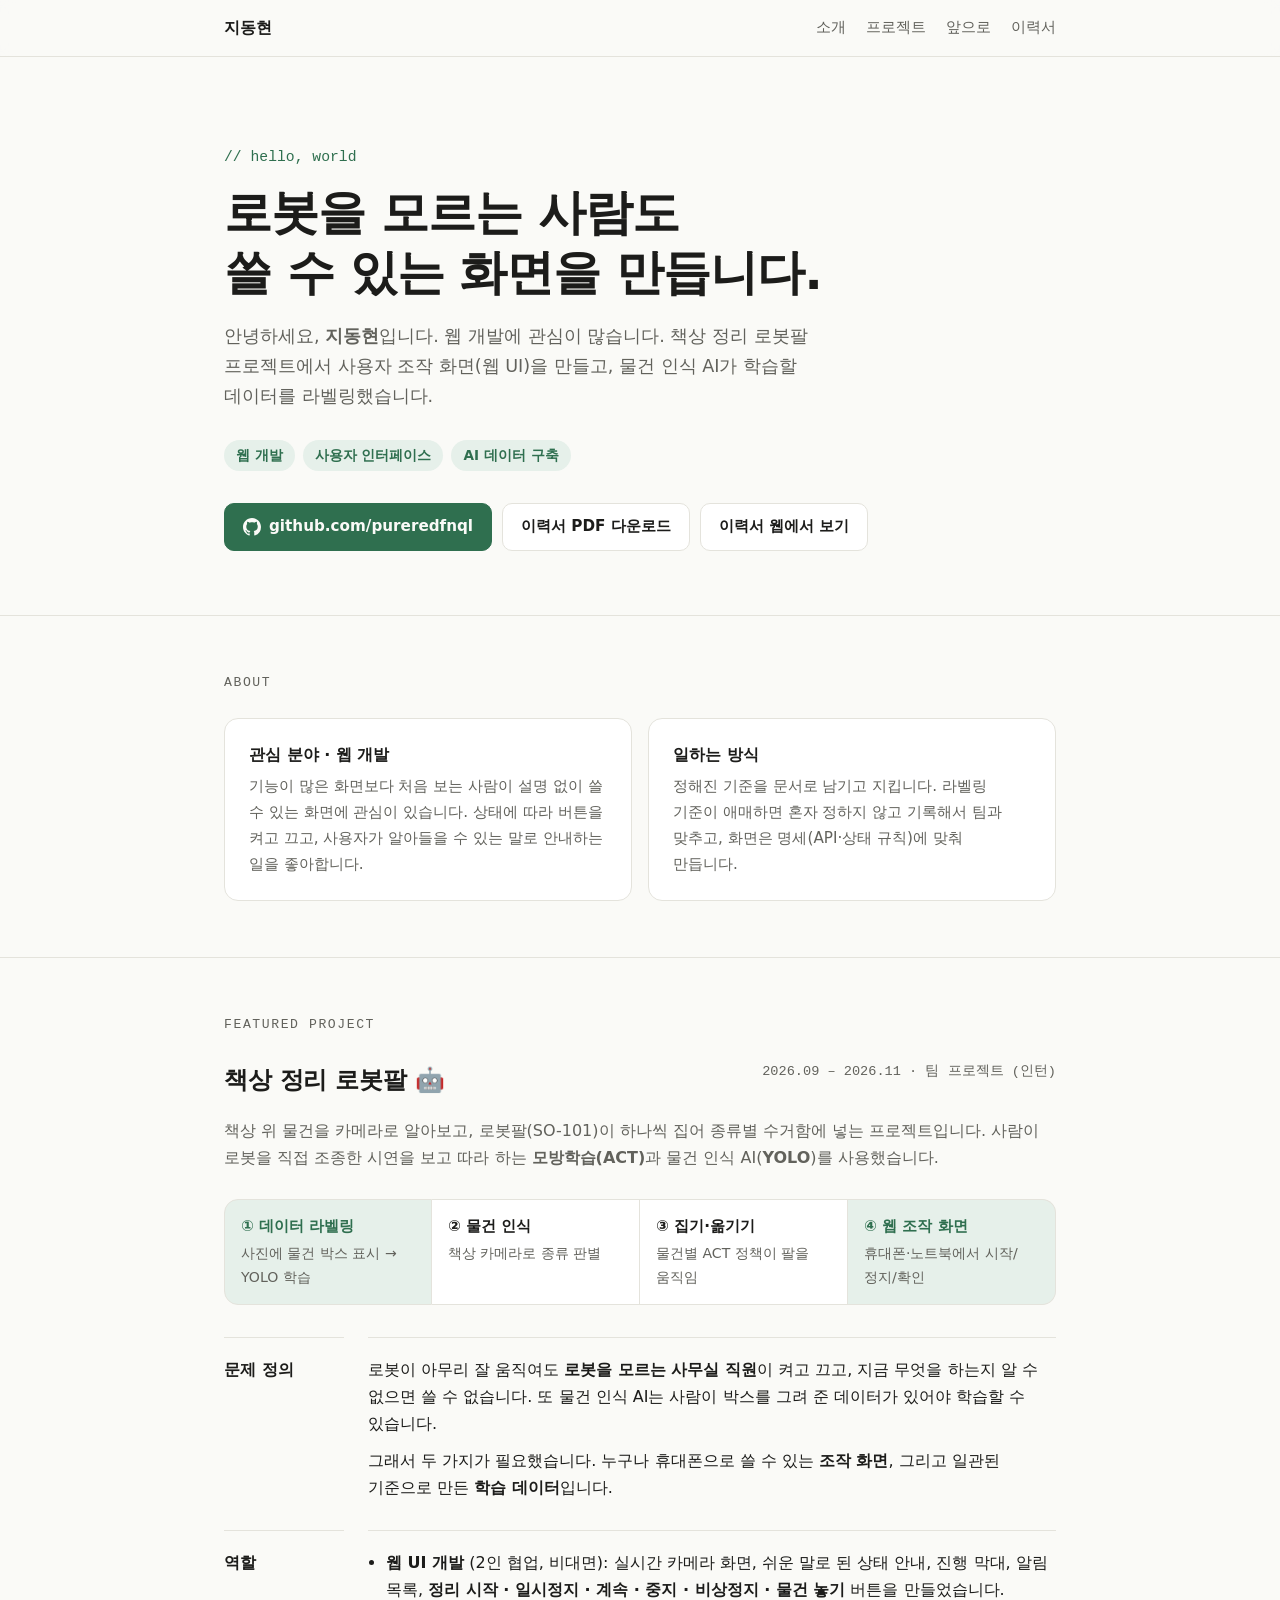
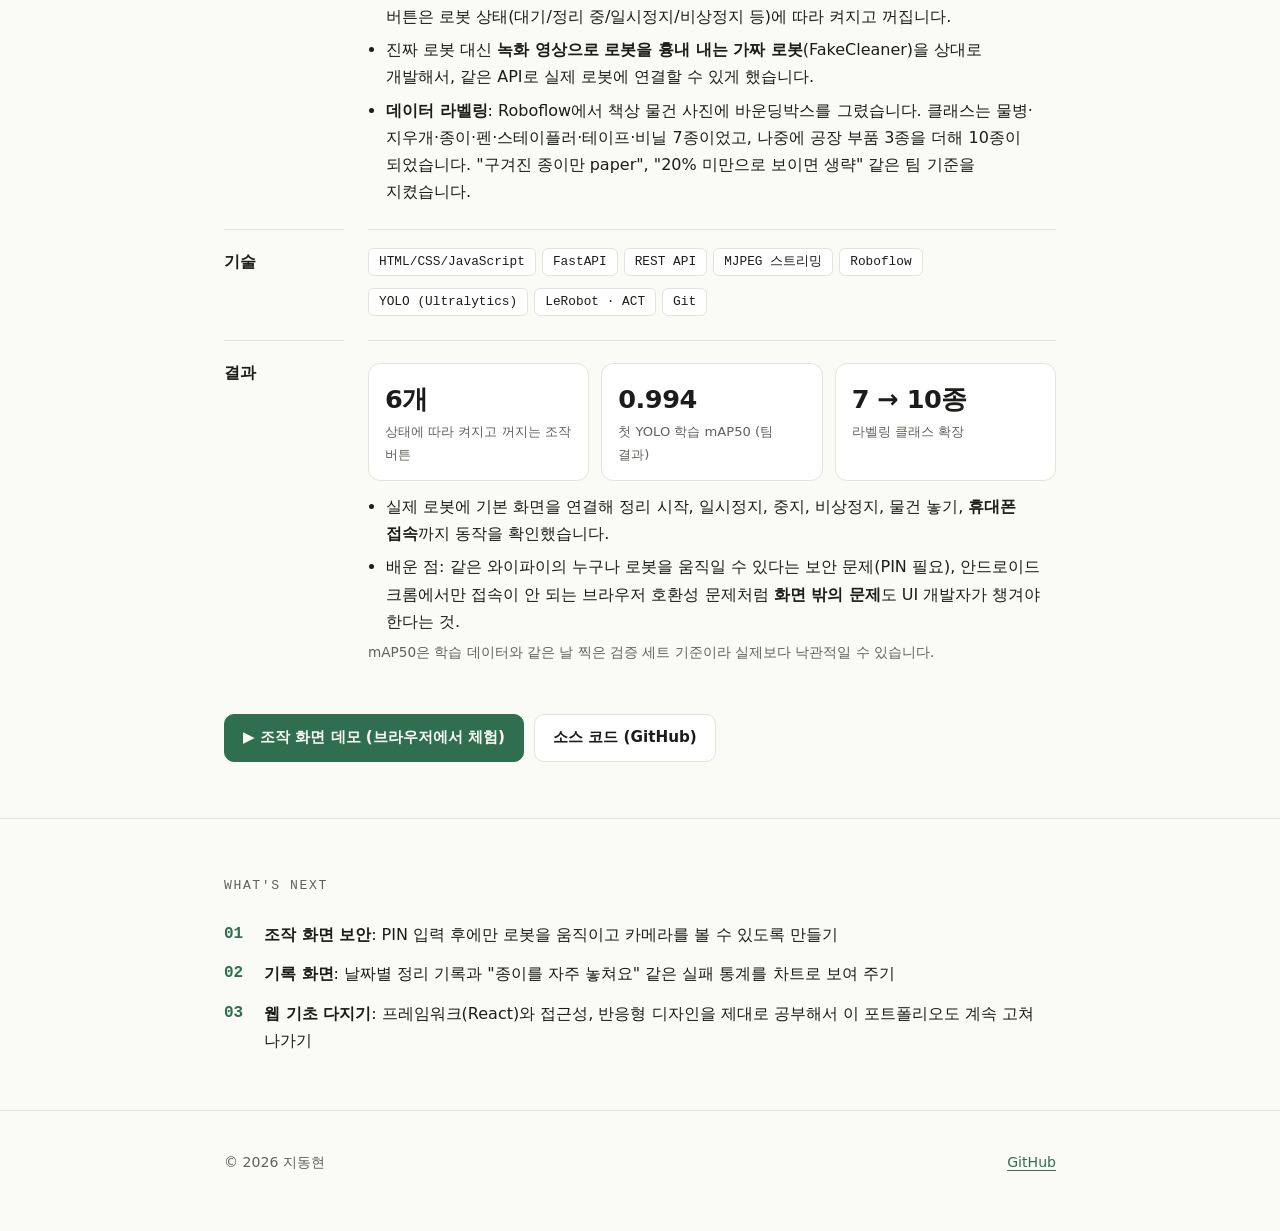
<file: index.html>
<!doctype html>
<html lang="ko">
<head>
  <meta charset="utf-8">
  <meta name="viewport" content="width=device-width, initial-scale=1">
  <title>지동현 · 포트폴리오</title>
  <meta name="description" content="웹 개발에 관심 있는 지동현의 포트폴리오. 책상 정리 로봇팔 프로젝트에서 웹 조작 화면과 데이터 라벨링을 맡았습니다.">
  <link rel="icon" href="data:image/svg+xml,<svg xmlns='http://www.w3.org/2000/svg' viewBox='0 0 32 32'><rect width='32' height='32' rx='8' fill='%232f6f4f'/><text x='16' y='22' font-size='16' text-anchor='middle' fill='white' font-family='sans-serif' font-weight='700'>지</text></svg>">
  <link rel="stylesheet" href="style.css">
</head>
<body>
  <nav>
    <div class="wrap">
      <a class="logo" href="#">지동현</a>
      <ul>
        <li><a href="#about">소개</a></li>
        <li><a href="#project">프로젝트</a></li>
        <li class="hide-sm"><a href="#next">앞으로</a></li>
        <li><a href="resume.html">이력서</a></li>
      </ul>
    </div>
  </nav>

  <header class="hero">
    <div class="wrap">
      <p class="hello">// hello, world</p>
      <h1>로봇을 모르는 사람도<br>쓸 수 있는 화면을 만듭니다.</h1>
      <p class="lead">
        안녕하세요, <strong>지동현</strong>입니다. 웹 개발에 관심이 많습니다.
        책상 정리 로봇팔 프로젝트에서 사용자 조작 화면(웹 UI)을 만들고,
        물건 인식 AI가 학습할 데이터를 라벨링했습니다.
      </p>
      <ul class="chips">
        <li class="chip">웹 개발</li>
        <li class="chip">사용자 인터페이스</li>
        <li class="chip">AI 데이터 구축</li>
      </ul>
      <div class="btns">
        <a class="btn primary" href="https://github.com/pureredfnql" target="_blank" rel="noopener">
          <svg viewBox="0 0 16 16" fill="currentColor" aria-hidden="true"><path d="M8 0C3.58 0 0 3.58 0 8c0 3.54 2.29 6.53 5.47 7.59.4.07.55-.17.55-.38 0-.19-.01-.82-.01-1.49-2.01.37-2.53-.49-2.69-.94-.09-.23-.48-.94-.82-1.13-.28-.15-.68-.52-.01-.53.63-.01 1.08.58 1.23.82.72 1.21 1.87.87 2.33.66.07-.52.28-.87.51-1.07-1.78-.2-3.64-.89-3.64-3.95 0-.87.31-1.59.82-2.15-.08-.2-.36-1.02.08-2.12 0 0 .67-.21 2.2.82.64-.18 1.32-.27 2-.27.68 0 1.36.09 2 .27 1.53-1.04 2.2-.82 2.2-.82.44 1.1.16 1.92.08 2.12.51.56.82 1.27.82 2.15 0 3.07-1.87 3.75-3.65 3.95.29.25.54.73.54 1.48 0 1.07-.01 1.93-.01 2.2 0 .21.15.46.55.38A8.013 8.013 0 0016 8c0-4.42-3.58-8-8-8z"/></svg>
          github.com/pureredfnql
        </a>
        <a class="btn" href="resume.pdf" download="지동현_이력서.pdf">이력서 PDF 다운로드</a>
        <a class="btn" href="resume.html">이력서 웹에서 보기</a>
      </div>
    </div>
  </header>

  <main>
    <section id="about">
      <div class="wrap">
        <h2>About</h2>
        <div class="about-grid">
          <div class="card">
            <h4>관심 분야 · 웹 개발</h4>
            <p>기능이 많은 화면보다 처음 보는 사람이 설명 없이 쓸 수 있는 화면에 관심이 있습니다. 상태에 따라 버튼을 켜고 끄고, 사용자가 알아들을 수 있는 말로 안내하는 일을 좋아합니다.</p>
          </div>
          <div class="card">
            <h4>일하는 방식</h4>
            <p>정해진 기준을 문서로 남기고 지킵니다. 라벨링 기준이 애매하면 혼자 정하지 않고 기록해서 팀과 맞추고, 화면은 명세(API·상태 규칙)에 맞춰 만듭니다.</p>
          </div>
        </div>
      </div>
    </section>

    <section id="project" class="project">
      <div class="wrap">
        <h2>Featured Project</h2>
        <div class="project-head">
          <h3>책상 정리 로봇팔 🤖</h3>
          <span class="period">2026.09 – 2026.11 · 팀 프로젝트 (인턴)</span>
        </div>
        <p class="summary">
          책상 위 물건을 카메라로 알아보고, 로봇팔(SO-101)이 하나씩 집어 종류별 수거함에 넣는 프로젝트입니다.
          사람이 로봇을 직접 조종한 시연을 보고 따라 하는 <b>모방학습(ACT)</b>과 물건 인식 AI(<b>YOLO</b>)를 사용했습니다.
        </p>

        <div class="pipeline" aria-label="정리 한 번의 흐름">
          <div class="step mine"><b>① 데이터 라벨링</b><span>사진에 물건 박스 표시 → YOLO 학습</span></div>
          <div class="step"><b>② 물건 인식</b><span>책상 카메라로 종류 판별</span></div>
          <div class="step"><b>③ 집기·옮기기</b><span>물건별 ACT 정책이 팔을 움직임</span></div>
          <div class="step mine"><b>④ 웹 조작 화면</b><span>휴대폰·노트북에서 시작/정지/확인</span></div>
        </div>

        <dl class="detail">
          <dt>문제 정의</dt>
          <dd>
            <p>로봇이 아무리 잘 움직여도 <b>로봇을 모르는 사무실 직원</b>이 켜고 끄고, 지금 무엇을 하는지 알 수 없으면 쓸 수 없습니다. 또 물건 인식 AI는 사람이 박스를 그려 준 데이터가 있어야 학습할 수 있습니다.</p>
            <p>그래서 두 가지가 필요했습니다. 누구나 휴대폰으로 쓸 수 있는 <b>조작 화면</b>, 그리고 일관된 기준으로 만든 <b>학습 데이터</b>입니다.</p>
          </dd>

          <dt>역할</dt>
          <dd>
            <ul>
              <li><b>웹 UI 개발</b> (2인 협업, 비대면): 실시간 카메라 화면, 쉬운 말로 된 상태 안내, 진행 막대, 알림 목록, <b>정리 시작 · 일시정지 · 계속 · 중지 · 비상정지 · 물건 놓기</b> 버튼을 만들었습니다. 버튼은 로봇 상태(대기/정리 중/일시정지/비상정지 등)에 따라 켜지고 꺼집니다.</li>
              <li>진짜 로봇 대신 <b>녹화 영상으로 로봇을 흉내 내는 가짜 로봇</b>(FakeCleaner)을 상대로 개발해서, 같은 API로 실제 로봇에 연결할 수 있게 했습니다.</li>
              <li><b>데이터 라벨링</b>: Roboflow에서 책상 물건 사진에 바운딩박스를 그렸습니다. 클래스는 물병·지우개·종이·펜·스테이플러·테이프·비닐 7종이었고, 나중에 공장 부품 3종을 더해 10종이 되었습니다. "구겨진 종이만 paper", "20% 미만으로 보이면 생략" 같은 팀 기준을 지켰습니다.</li>
            </ul>
          </dd>

          <dt>기술</dt>
          <dd>
            <ul class="tags">
              <li class="tag">HTML/CSS/JavaScript</li>
              <li class="tag">FastAPI</li>
              <li class="tag">REST API</li>
              <li class="tag">MJPEG 스트리밍</li>
              <li class="tag">Roboflow</li>
              <li class="tag">YOLO (Ultralytics)</li>
              <li class="tag">LeRobot · ACT</li>
              <li class="tag">Git</li>
            </ul>
          </dd>

          <dt>결과</dt>
          <dd>
            <div class="stats">
              <div class="stat"><div class="num">6개</div><div class="lbl">상태에 따라 켜지고 꺼지는 조작 버튼</div></div>
              <div class="stat"><div class="num">0.994</div><div class="lbl">첫 YOLO 학습 mAP50 (팀 결과)</div></div>
              <div class="stat"><div class="num">7 → 10종</div><div class="lbl">라벨링 클래스 확장</div></div>
            </div>
            <ul>
              <li>실제 로봇에 기본 화면을 연결해 정리 시작, 일시정지, 중지, 비상정지, 물건 놓기, <b>휴대폰 접속</b>까지 동작을 확인했습니다.</li>
              <li>배운 점: 같은 와이파이의 누구나 로봇을 움직일 수 있다는 보안 문제(PIN 필요), 안드로이드 크롬에서만 접속이 안 되는 브라우저 호환성 문제처럼 <b>화면 밖의 문제</b>도 UI 개발자가 챙겨야 한다는 것.</li>
            </ul>
            <p class="note">mAP50은 학습 데이터와 같은 날 찍은 검증 세트 기준이라 실제보다 낙관적일 수 있습니다.</p>
          </dd>
        </dl>

        <div class="links">
          <a class="btn primary" href="demo.html">▶ 조작 화면 데모 (브라우저에서 체험)</a>
          <a class="btn" href="https://github.com/todtras/desk-cleanup-robot" target="_blank" rel="noopener">소스 코드 (GitHub)</a>
        </div>
      </div>
    </section>

    <section id="next">
      <div class="wrap">
        <h2>What's Next</h2>
        <ul class="next-list">
          <li><span class="n">01</span><span><b>조작 화면 보안</b>: PIN 입력 후에만 로봇을 움직이고 카메라를 볼 수 있도록 만들기</span></li>
          <li><span class="n">02</span><span><b>기록 화면</b>: 날짜별 정리 기록과 "종이를 자주 놓쳐요" 같은 실패 통계를 차트로 보여 주기</span></li>
          <li><span class="n">03</span><span><b>웹 기초 다지기</b>: 프레임워크(React)와 접근성, 반응형 디자인을 제대로 공부해서 이 포트폴리오도 계속 고쳐 나가기</span></li>
        </ul>
      </div>
    </section>
  </main>

  <footer>
    <div class="wrap">
      <span>© 2026 지동현</span>
      <a href="https://github.com/pureredfnql" target="_blank" rel="noopener">GitHub</a>
    </div>
  </footer>
</body>
</html>
</file>
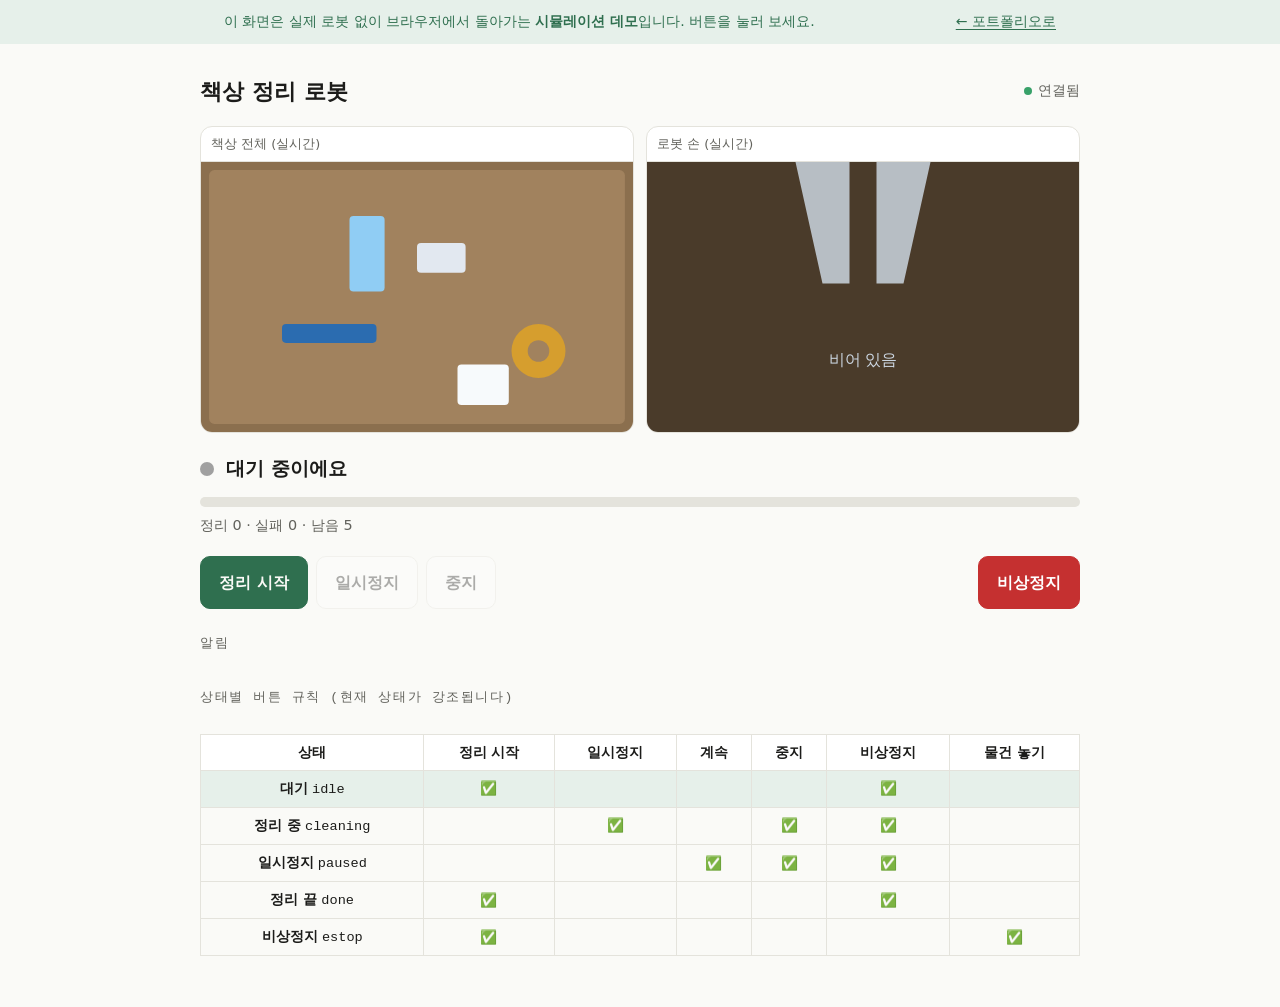
<file: demo.html>
<!doctype html>
<html lang="ko">
<head>
  <meta charset="utf-8">
  <meta name="viewport" content="width=device-width, initial-scale=1">
  <title>책상 정리 로봇 · 조작 화면 데모</title>
  <link rel="stylesheet" href="style.css">
  <style>
    .demo-bar { background: var(--accent-soft); color: var(--accent); font-size: 0.88rem; padding: 10px 0; }
    .demo-bar .wrap { display: flex; justify-content: space-between; gap: 12px; flex-wrap: wrap; }
    .app { padding: 28px 0 56px; }
    .app-head { display: flex; justify-content: space-between; align-items: center; margin-bottom: 16px; }
    .app-head h1 { font-size: 1.4rem; margin: 0; }
    .conn { font-size: 0.88rem; color: var(--muted); display: flex; align-items: center; gap: 6px; }
    .conn::before { content: ""; width: 8px; height: 8px; border-radius: 50%; background: #38a169; }
    .cams { display: grid; grid-template-columns: 1fr 1fr; gap: 12px; }
    .cam { background: var(--surface); border: 1px solid var(--line); border-radius: 12px; overflow: hidden; }
    .cam .label { font-size: 0.8rem; color: var(--muted); padding: 6px 10px; border-bottom: 1px solid var(--line); }
    .cam svg { display: block; width: 100%; height: auto; }
    .status { margin: 20px 0 12px; display: flex; align-items: center; gap: 12px; font-size: 1.2rem; font-weight: 600; }
    .dot { width: 14px; height: 14px; border-radius: 50%; flex: none; background: #a0a0a0; transition: background .2s; }
    .dot.cleaning { background: #38a169; } .dot.paused { background: #d69e2e; } .dot.estop { background: var(--danger); } .dot.done { background: var(--accent); }
    .bar { height: 10px; background: var(--line); border-radius: 999px; overflow: hidden; }
    .bar i { display: block; height: 100%; width: 0; background: var(--accent); transition: width .4s; }
    .counts { font-size: 0.9rem; color: var(--muted); margin: 6px 0 18px; }
    .controls { display: flex; flex-wrap: wrap; gap: 8px; }
    .controls button {
      font: inherit; font-weight: 600; padding: 12px 18px; border-radius: 10px; cursor: pointer;
      border: 1px solid var(--line); background: var(--surface); color: var(--text);
    }
    .controls button:disabled { opacity: .35; cursor: not-allowed; }
    .controls button.go { background: var(--accent); color: var(--bg); border-color: var(--accent); }
    .controls button.danger { background: var(--danger); color: #fff; border-color: var(--danger); margin-left: auto; }
    .log { margin-top: 24px; }
    .log h2 { margin-bottom: 8px; }
    .log ul { list-style: none; padding: 0; margin: 0; font-size: 0.92rem; }
    .log li { padding: 8px 0; border-bottom: 1px solid var(--line); }
    .log li.warn { color: var(--warn); font-weight: 600; }
    .log time { font-family: var(--mono); color: var(--muted); margin-right: 10px; font-size: 0.85rem; }
    .rules { margin-top: 32px; font-size: 0.85rem; overflow-x: auto; }
    .rules table { border-collapse: collapse; width: 100%; min-width: 560px; }
    .rules th, .rules td { border: 1px solid var(--line); padding: 6px 8px; text-align: center; }
    .rules th { background: var(--surface); }
    .rules tr.on td { background: var(--accent-soft); }
    @media (max-width: 640px) {
      .cams { grid-template-columns: 1fr; }
      .controls button { flex: 1 1 40%; }
      .controls button.danger { margin-left: 0; flex-basis: 100%; }
    }
  </style>
</head>
<body>
  <div class="demo-bar">
    <div class="wrap">
      <span>이 화면은 실제 로봇 없이 브라우저에서 돌아가는 <b>시뮬레이션 데모</b>입니다. 버튼을 눌러 보세요.</span>
      <a href="index.html">← 포트폴리오로</a>
    </div>
  </div>

  <div class="wrap app">
    <div class="app-head">
      <h1>책상 정리 로봇</h1>
      <span class="conn">연결됨</span>
    </div>

    <div class="cams">
      <div class="cam">
        <div class="label">책상 전체 (실시간)</div>
        <svg id="desk" viewBox="0 0 320 200" role="img" aria-label="책상 위 물건과 인식 결과"></svg>
      </div>
      <div class="cam">
        <div class="label">로봇 손 (실시간)</div>
        <svg id="hand" viewBox="0 0 320 200" role="img" aria-label="로봇 손 카메라"></svg>
      </div>
    </div>

    <div class="status"><span class="dot" id="dot"></span><span id="message">대기 중이에요</span></div>
    <div class="bar"><i id="barfill"></i></div>
    <div class="counts" id="counts">정리 0 · 실패 0 · 남음 5</div>

    <div class="controls">
      <button id="start" class="go">정리 시작</button>
      <button id="pause">일시정지</button>
      <button id="resume">계속</button>
      <button id="stop">중지</button>
      <button id="release">물건 놓기</button>
      <button id="estop" class="danger">비상정지</button>
    </div>

    <div class="log">
      <h2>알림</h2>
      <ul id="log"></ul>
    </div>

    <div class="rules">
      <h2>상태별 버튼 규칙 (현재 상태가 강조됩니다)</h2>
      <table>
        <thead><tr><th>상태</th><th>정리 시작</th><th>일시정지</th><th>계속</th><th>중지</th><th>비상정지</th><th>물건 놓기</th></tr></thead>
        <tbody id="rules"></tbody>
      </table>
    </div>
  </div>

<script>
const OBJECTS = [
  { id: "pen", name: "펜", bin: "필기구", x: 60, y: 120, w: 70, h: 14, color: "#2b6cb0" },
  { id: "eraser", name: "지우개", bin: "필기구", x: 160, y: 60, w: 36, h: 22, color: "#e2e8f0" },
  { id: "tape", name: "테이프", bin: "사무용품", x: 230, y: 120, w: 40, h: 40, color: "#d69e2e", round: true },
  { id: "bottle", name: "물병", bin: "쓰레기", x: 110, y: 40, w: 26, h: 56, color: "#90cdf4" },
  { id: "paper", name: "종이", bin: "쓰레기", x: 190, y: 150, w: 38, h: 30, color: "#f7fafc" },
];
const STATES = {
  idle:     { label: "대기",     on: ["start", "estop"] },
  cleaning: { label: "정리 중",  on: ["pause", "stop", "estop"] },
  paused:   { label: "일시정지", on: ["resume", "stop", "estop"] },
  done:     { label: "정리 끝",  on: ["start", "estop"] },
  estop:    { label: "비상정지", on: ["start", "release"] },
};
const BTN = ["start", "pause", "resume", "stop", "estop", "release"];
const $ = (id) => document.getElementById(id);

let st, timer = null, queue = [], holding = null;
function reset() {
  st = { state: "idle", done: 0, failed: 0, left: OBJECTS.map(o => o.id), current: null };
}
reset();

function now() { return new Date().toTimeString().slice(0, 5); }
function notify(text, warn = false) {
  const li = document.createElement("li");
  if (warn) li.className = "warn";
  li.innerHTML = `<time>${now()}</time>${text}`;
  $("log").prepend(li);
  while ($("log").children.length > 8) $("log").lastChild.remove();
}
function say(msg) { $("message").textContent = msg; }

function drawDesk() {
  const svg = $("desk");
  let s = `<rect width="320" height="200" fill="#8b6f4e"/><rect x="6" y="6" width="308" height="188" fill="#a1825e" rx="4"/>`;
  for (const o of OBJECTS) {
    if (!st.left.includes(o.id)) continue;
    s += o.round
      ? `<circle cx="${o.x + o.w/2}" cy="${o.y + o.h/2}" r="${o.w/2}" fill="${o.color}"/><circle cx="${o.x + o.w/2}" cy="${o.y + o.h/2}" r="${o.w/5}" fill="#a1825e"/>`
      : `<rect x="${o.x}" y="${o.y}" width="${o.w}" height="${o.h}" rx="3" fill="${o.color}"/>`;
    if (st.state !== "idle") {
      const hl = st.current === o.id;
      s += `<rect x="${o.x-4}" y="${o.y-4}" width="${o.w+8}" height="${o.h+8}" fill="none" stroke="${hl ? '#f6e05e' : '#48bb78'}" stroke-width="${hl ? 3 : 2}"/>`;
      s += `<text x="${o.x-4}" y="${o.y-8}" font-size="11" fill="#fff" font-family="sans-serif" font-weight="700">${o.name} ${(0.8 + (o.x % 17) / 100).toFixed(2)}</text>`;
    }
  }
  svg.innerHTML = s;
}
function drawHand() {
  const o = OBJECTS.find(o => o.id === (holding || st.current));
  let s = `<rect width="320" height="200" fill="#4a3b2a"/>`;
  s += `<path d="M110 0 L130 90 L150 90 L150 0Z M210 0 L190 90 L170 90 L170 0Z" fill="#cbd5e0" opacity=".85"/>`;
  if (o) s += `<rect x="${160 - o.w}" y="${holding ? 92 : 130}" width="${o.w * 2}" height="${Math.min(o.h * 2, 60)}" rx="6" fill="${o.color}"/>`;
  else s += `<text x="160" y="150" text-anchor="middle" font-size="12" fill="#cbd5e0" font-family="sans-serif">비어 있음</text>`;
  $("hand").innerHTML = s;
}

function render() {
  const S = STATES[st.state];
  for (const b of BTN) $(b).disabled = !S.on.includes(b);
  $("resume").hidden = st.state !== "paused";
  $("pause").hidden = st.state === "paused";
  $("release").hidden = st.state !== "estop";
  $("dot").className = "dot " + st.state;
  const total = OBJECTS.length;
  $("barfill").style.width = ((st.done + st.failed) / total * 100) + "%";
  $("counts").textContent = `정리 ${st.done} · 실패 ${st.failed} · 남음 ${st.left.length}`;
  $("rules").innerHTML = Object.entries(STATES).map(([k, v]) =>
    `<tr class="${k === st.state ? 'on' : ''}"><td><b>${v.label}</b> <code>${k}</code></td>${BTN.map(b => `<td>${v.on.includes(b) ? '✅' : ''}</td>`).join("")}</tr>`
  ).join("");
  drawDesk(); drawHand();
}

// 정리 과정: 한 물건마다 [찾기 → 집기 → 옮기기 → 돌아오기]
function buildQueue() {
  queue = [];
  queue.push(() => say("책상을 살펴보는 중이에요"));
  for (const id of st.left) {
    const o = OBJECTS.find(x => x.id === id);
    const fail = id === "paper"; // 데모: 종이는 한 번 놓치는 상황
    queue.push(() => { st.current = id; say(`${o.name}을(를) 찾았어요`); });
    queue.push(() => say(`${o.name} 집는 중 (1번째)`));
    if (fail) {
      queue.push(() => { say(`${o.name} 집는 중 (2번째)`); });
      queue.push(() => {
        st.left = st.left.filter(x => x !== id); st.failed++; st.current = null;
        notify(`${o.name}를 집지 못해 건너뛰었어요. 직접 정리해 주세요`, true);
        say("다음 물건을 찾는 중이에요");
      });
      continue;
    }
    queue.push(() => { holding = id; st.left = st.left.filter(x => x !== id); say(`${o.name}을(를) ${o.bin} 수거함으로 옮기는 중이에요`); });
    queue.push(() => { holding = null; st.done++; st.current = null; say("처음 자세로 돌아가는 중"); });
  }
  queue.push(() => {
    st.state = "done";
    say(`정리 끝! ${st.done}개 정리, ${st.failed}개 실패`);
    notify(`정리 끝! ${st.done}개 정리, ${st.failed}개 실패`);
  });
}
function tick() {
  if (st.state !== "cleaning") return;
  const step = queue.shift();
  if (step) step();
  render();
  if (queue.length && st.state === "cleaning") timer = setTimeout(tick, 1100);
}
function stopTimer() { clearTimeout(timer); timer = null; }

$("start").onclick = () => {
  if (st.state === "done" || st.left.length === 0) reset();
  st.state = "cleaning"; st.current = null;
  notify("정리를 시작했어요");
  buildQueue(); render(); stopTimer(); timer = setTimeout(tick, 400);
};
$("pause").onclick = () => {
  stopTimer(); st.state = "paused";
  say("일시정지 — 계속하려면 '계속'을 누르세요"); notify("일시정지했어요"); render();
};
$("resume").onclick = () => {
  st.state = "cleaning"; notify("다시 정리할게요"); render(); timer = setTimeout(tick, 400);
};
$("stop").onclick = () => {
  stopTimer();
  if (holding) { st.left.push(holding); holding = null; }
  st.state = "idle"; st.current = null;
  say("중지했어요. 처음 자세로 돌아왔어요"); notify("중지했어요"); render();
};
$("estop").onclick = () => {
  stopTimer(); st.state = "estop";
  say("비상정지! 로봇이 그 자세로 멈췄어요. 주변을 확인한 뒤 다시 시작하세요");
  notify("비상정지가 눌렸어요", true); render();
};
$("release").onclick = () => {
  if (!holding) { say("손에 든 물건이 없어요"); return; }
  if (!confirm("물건이 그 자리에서 떨어져요. 아래가 비어 있나요?")) return;
  st.left.push(holding); holding = null;
  say("물건을 놓았어요. 주변을 확인한 뒤 다시 시작하세요"); notify("물건을 놓았어요"); render();
};

render();
</script>
</body>
</html>
</file>
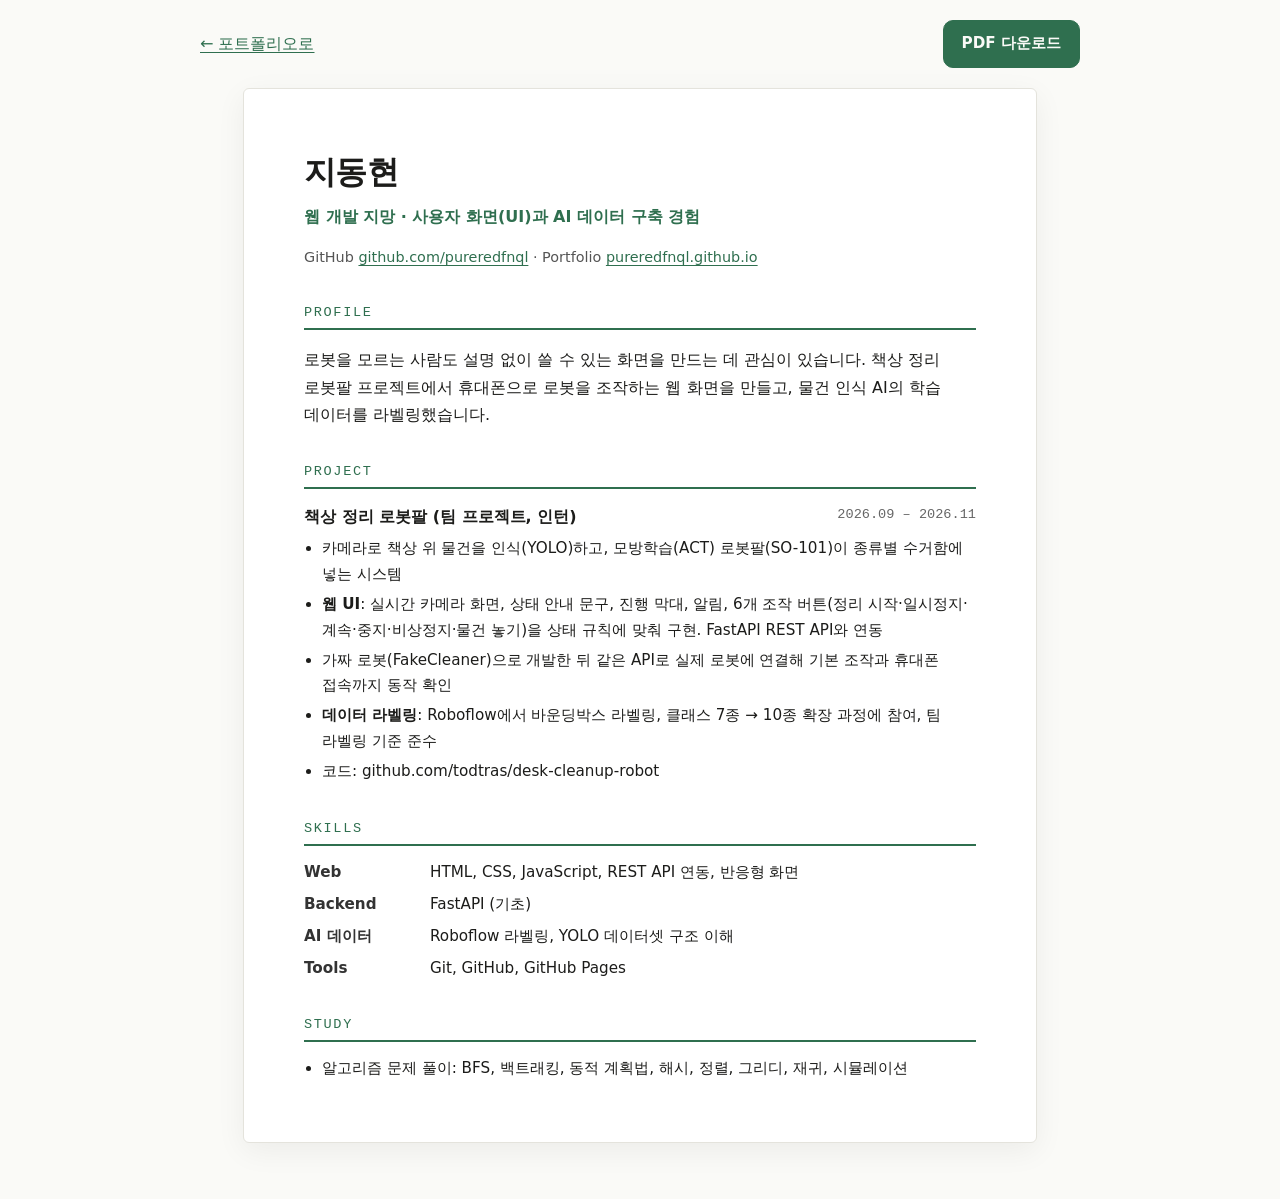
<file: resume.html>
<!doctype html>
<html lang="ko">
<head>
  <meta charset="utf-8">
  <meta name="viewport" content="width=device-width, initial-scale=1">
  <title>지동현 이력서</title>
  <link rel="stylesheet" href="style.css">
  <style>
    .toolbar { display: flex; justify-content: space-between; align-items: center; gap: 12px; padding: 20px 0; flex-wrap: wrap; }
    .toolbar .hint { color: var(--muted); font-size: 0.85rem; }
    .paper {
      background: #fff; color: #1c1c1a; max-width: 794px; margin: 0 auto 56px;
      padding: 56px 60px; border: 1px solid var(--line); border-radius: 6px;
      box-shadow: 0 8px 30px rgba(0,0,0,.06);
    }
    .paper h1 { font-size: 2rem; margin: 0; letter-spacing: -0.02em; }
    .paper .role { color: #2f6f4f; font-weight: 600; margin: 4px 0 10px; }
    .paper .contact { font-size: 0.9rem; color: #555; }
    .paper .contact a { color: #2f6f4f; }
    .paper h2 { color: #2f6f4f; border-bottom: 2px solid #2f6f4f; padding-bottom: 4px; margin: 32px 0 14px; font-size: 0.85rem; }
    .paper .item { margin-bottom: 14px; }
    .paper .item-head { display: flex; justify-content: space-between; gap: 12px; font-weight: 700; flex-wrap: wrap; }
    .paper .item-head span { font-weight: 400; color: #666; font-family: var(--mono); font-size: 0.85rem; }
    .paper ul { margin: 6px 0 0; padding-left: 18px; font-size: 0.95rem; }
    .paper li { margin-bottom: 4px; }
    .paper .skills { display: grid; grid-template-columns: 110px 1fr; gap: 6px 16px; font-size: 0.95rem; }
    .paper .skills b { color: #333; }
    @media (max-width: 640px) { .paper { padding: 32px 22px; } .paper .skills { grid-template-columns: 1fr; } }
    @media print {
      @page { size: A4; margin: 14mm; }
      body { background: #fff; }
      .toolbar, nav, footer { display: none !important; }
      .paper { border: none; box-shadow: none; padding: 0; margin: 0; max-width: none; }
      .paper a { text-decoration: none; }
    }
  </style>
</head>
<body>
  <div class="wrap toolbar">
    <a href="index.html">← 포트폴리오로</a>
    <a class="btn primary" href="resume.pdf" download="지동현_이력서.pdf">PDF 다운로드</a>
  </div>

  <article class="paper">
    <h1>지동현</h1>
    <p class="role">웹 개발 지망 · 사용자 화면(UI)과 AI 데이터 구축 경험</p>
    <p class="contact">
      GitHub <a href="https://github.com/pureredfnql">github.com/pureredfnql</a> ·
      Portfolio <a href="https://pureredfnql.github.io/">pureredfnql.github.io</a>
    </p>

    <h2>PROFILE</h2>
    <p>로봇을 모르는 사람도 설명 없이 쓸 수 있는 화면을 만드는 데 관심이 있습니다. 책상 정리 로봇팔 프로젝트에서 휴대폰으로 로봇을 조작하는 웹 화면을 만들고, 물건 인식 AI의 학습 데이터를 라벨링했습니다.</p>

    <h2>PROJECT</h2>
    <div class="item">
      <div class="item-head">책상 정리 로봇팔 (팀 프로젝트, 인턴) <span>2026.09 – 2026.11</span></div>
      <ul>
        <li>카메라로 책상 위 물건을 인식(YOLO)하고, 모방학습(ACT) 로봇팔(SO-101)이 종류별 수거함에 넣는 시스템</li>
        <li><b>웹 UI</b>: 실시간 카메라 화면, 상태 안내 문구, 진행 막대, 알림, 6개 조작 버튼(정리 시작·일시정지·계속·중지·비상정지·물건 놓기)을 상태 규칙에 맞춰 구현. FastAPI REST API와 연동</li>
        <li>가짜 로봇(FakeCleaner)으로 개발한 뒤 같은 API로 실제 로봇에 연결해 기본 조작과 휴대폰 접속까지 동작 확인</li>
        <li><b>데이터 라벨링</b>: Roboflow에서 바운딩박스 라벨링, 클래스 7종 → 10종 확장 과정에 참여, 팀 라벨링 기준 준수</li>
        <li>코드: github.com/todtras/desk-cleanup-robot</li>
      </ul>
    </div>

    <h2>SKILLS</h2>
    <div class="skills">
      <b>Web</b><span>HTML, CSS, JavaScript, REST API 연동, 반응형 화면</span>
      <b>Backend</b><span>FastAPI (기초)</span>
      <b>AI 데이터</b><span>Roboflow 라벨링, YOLO 데이터셋 구조 이해</span>
      <b>Tools</b><span>Git, GitHub, GitHub Pages</span>
    </div>

    <h2>STUDY</h2>
    <ul>
      <li>알고리즘 문제 풀이: BFS, 백트래킹, 동적 계획법, 해시, 정렬, 그리디, 재귀, 시뮬레이션</li>
    </ul>
  </article>
</body>
</html>
</file>
<file: style.css>
:root {
  --bg: #fafaf7;
  --surface: #ffffff;
  --text: #1c1c1a;
  --muted: #62625c;
  --line: #e4e3dc;
  --accent: #2f6f4f;
  --accent-soft: #e6f0ea;
  --warn: #b7791f;
  --danger: #c53030;
  --radius: 14px;
  --font: "Pretendard", "Apple SD Gothic Neo", "Noto Sans KR", "Malgun Gothic", system-ui, sans-serif;
  --mono: "JetBrains Mono", ui-monospace, "SFMono-Regular", Consolas, monospace;
}
@media (prefers-color-scheme: dark) {
  :root {
    --bg: #141513;
    --surface: #1c1d1b;
    --text: #ecebe6;
    --muted: #a3a29b;
    --line: #2e2f2c;
    --accent: #7fc8a0;
    --accent-soft: #1f2f26;
  }
}
* { box-sizing: border-box; }
html { scroll-behavior: smooth; }
body {
  margin: 0;
  background: var(--bg);
  color: var(--text);
  font-family: var(--font);
  line-height: 1.7;
  word-break: keep-all;
  -webkit-font-smoothing: antialiased;
}
a { color: var(--accent); text-underline-offset: 3px; }
a:hover { text-decoration-thickness: 2px; }

.wrap { max-width: 880px; margin: 0 auto; padding: 0 24px; }

/* nav */
nav {
  position: sticky; top: 0; z-index: 10;
  background: color-mix(in srgb, var(--bg) 85%, transparent);
  backdrop-filter: blur(8px);
  border-bottom: 1px solid var(--line);
}
nav .wrap { display: flex; align-items: center; justify-content: space-between; height: 56px; }
nav .logo { font-weight: 700; text-decoration: none; color: var(--text); letter-spacing: -0.01em; }
nav ul { display: flex; gap: 20px; list-style: none; margin: 0; padding: 0; font-size: 0.94rem; }
nav ul a { color: var(--muted); text-decoration: none; }
nav ul a:hover { color: var(--text); }

/* hero */
.hero { padding: 88px 0 64px; }
.hero .hello { color: var(--accent); font-family: var(--mono); font-size: 0.92rem; margin: 0 0 12px; }
.hero h1 { font-size: clamp(2rem, 5vw, 3rem); line-height: 1.25; margin: 0 0 20px; letter-spacing: -0.02em; }
.hero p.lead { font-size: 1.1rem; color: var(--muted); max-width: 620px; margin: 0 0 28px; }
.chips { display: flex; flex-wrap: wrap; gap: 8px; margin: 0 0 32px; padding: 0; list-style: none; }
.chip {
  font-size: 0.85rem; padding: 4px 12px; border-radius: 999px;
  background: var(--accent-soft); color: var(--accent); font-weight: 600;
}
.btns { display: flex; flex-wrap: wrap; gap: 10px; }
.btn {
  display: inline-flex; align-items: center; gap: 8px;
  padding: 10px 18px; border-radius: 10px; font-weight: 600; font-size: 0.95rem;
  text-decoration: none; border: 1px solid var(--line); color: var(--text); background: var(--surface);
}
.btn.primary { background: var(--accent); border-color: var(--accent); color: var(--bg); }
.btn:hover { transform: translateY(-1px); }
.btn svg { width: 18px; height: 18px; }

/* sections */
section { padding: 56px 0; border-top: 1px solid var(--line); }
h2 { font-size: 0.82rem; letter-spacing: 0.12em; text-transform: uppercase; color: var(--muted); margin: 0 0 24px; font-family: var(--mono); font-weight: 500; }
h3 { font-size: 1.5rem; margin: 0 0 8px; letter-spacing: -0.01em; }

.about-grid { display: grid; grid-template-columns: 1fr 1fr; gap: 16px; }
.card {
  background: var(--surface); border: 1px solid var(--line); border-radius: var(--radius);
  padding: 22px 24px;
}
.card h4 { margin: 0 0 6px; font-size: 1rem; }
.card p { margin: 0; color: var(--muted); font-size: 0.95rem; }

/* project */
.project-head { display: flex; justify-content: space-between; align-items: flex-start; gap: 16px; flex-wrap: wrap; margin-bottom: 8px; }
.project-head .period { font-family: var(--mono); font-size: 0.85rem; color: var(--muted); }
.project .summary { color: var(--muted); margin: 0 0 28px; }

.pipeline { display: flex; align-items: stretch; gap: 0; margin: 8px 0 32px; flex-wrap: wrap; }
.pipeline .step {
  flex: 1 1 140px; background: var(--surface); border: 1px solid var(--line);
  padding: 14px 16px; font-size: 0.88rem; position: relative;
}
.pipeline .step:first-child { border-radius: var(--radius) 0 0 var(--radius); }
.pipeline .step:last-child { border-radius: 0 var(--radius) var(--radius) 0; }
.pipeline .step + .step { border-left: none; }
.pipeline .step b { display: block; font-size: 0.95rem; margin-bottom: 2px; }
.pipeline .step span { color: var(--muted); }
.pipeline .step.mine { background: var(--accent-soft); }
.pipeline .step.mine b { color: var(--accent); }

.detail { display: grid; grid-template-columns: 120px 1fr; gap: 6px 24px; margin: 0 0 8px; }
.detail dt { font-weight: 700; padding-top: 18px; border-top: 1px solid var(--line); }
.detail dd { margin: 0; padding-top: 18px; padding-bottom: 12px; border-top: 1px solid var(--line); }
.detail dd p { margin: 0 0 10px; }
.detail ul { margin: 0; padding-left: 18px; }
.detail li { margin-bottom: 6px; }
.tags { display: flex; flex-wrap: wrap; gap: 6px; list-style: none; padding: 0 !important; }
.tag { font-family: var(--mono); font-size: 0.8rem; padding: 2px 10px; border: 1px solid var(--line); border-radius: 6px; background: var(--surface); }

.stats { display: grid; grid-template-columns: repeat(3, 1fr); gap: 12px; margin: 4px 0 12px; }
.stat { background: var(--surface); border: 1px solid var(--line); border-radius: 12px; padding: 14px 16px; }
.stat .num { font-size: 1.6rem; font-weight: 800; letter-spacing: -0.02em; }
.stat .lbl { font-size: 0.82rem; color: var(--muted); }
.note { font-size: 0.85rem; color: var(--muted); }

.links { display: flex; gap: 10px; flex-wrap: wrap; margin-top: 28px; }

/* next */
.next-list { list-style: none; padding: 0; margin: 0; display: grid; gap: 12px; }
.next-list li { display: grid; grid-template-columns: 28px 1fr; gap: 12px; }
.next-list .n { font-family: var(--mono); color: var(--accent); font-weight: 700; }

footer { padding: 40px 0 56px; border-top: 1px solid var(--line); color: var(--muted); font-size: 0.88rem; }
footer .wrap { display: flex; justify-content: space-between; flex-wrap: wrap; gap: 12px; }

@media (max-width: 640px) {
  nav ul { gap: 14px; font-size: 0.88rem; }
  nav ul li.hide-sm { display: none; }
  .hero { padding: 56px 0 40px; }
  .about-grid { grid-template-columns: 1fr; }
  .detail { grid-template-columns: 1fr; }
  .detail dt { padding-top: 16px; }
  .detail dd { border-top: none; padding-top: 0; }
  .pipeline .step { flex-basis: 100%; border-radius: 0 !important; border-left: 1px solid var(--line) !important; border-top: none; }
  .pipeline .step:first-child { border-top: 1px solid var(--line); border-radius: var(--radius) var(--radius) 0 0 !important; }
  .pipeline .step:last-child { border-radius: 0 0 var(--radius) var(--radius) !important; }
  .stats { grid-template-columns: 1fr; }
}
</file>
